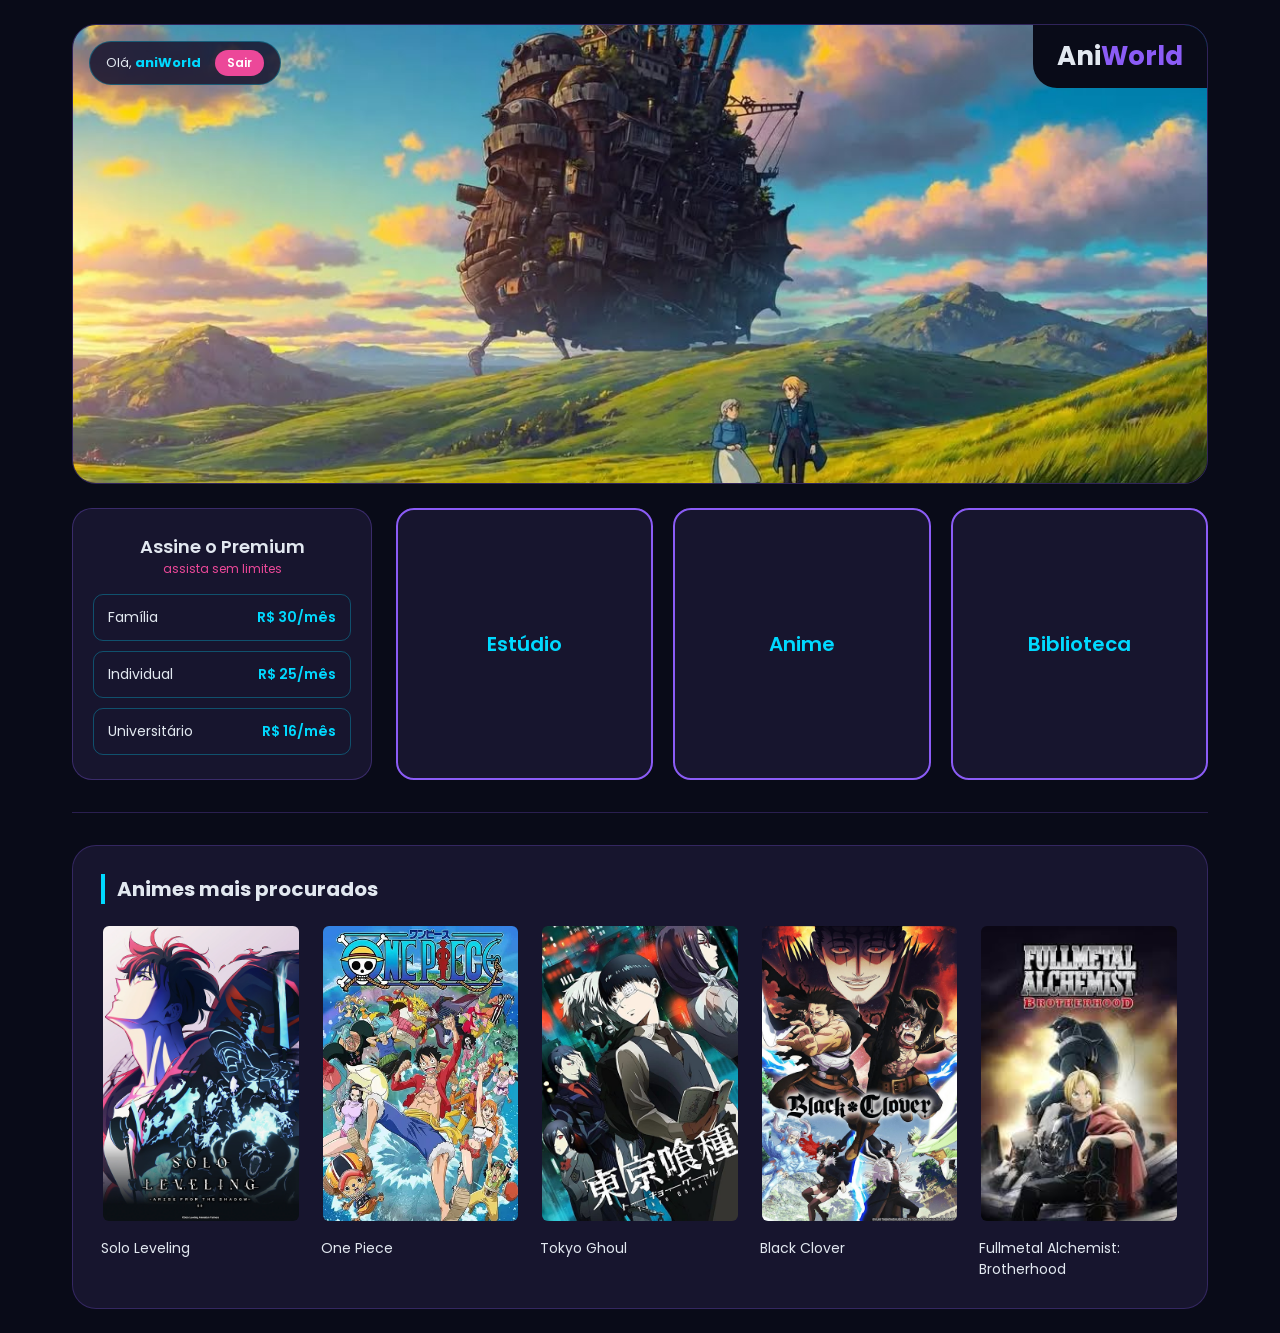
<file: Sistema animes/index.html>
<!doctype html>
<html lang="pt-BR">
  <head>
    <meta charset="UTF-8" />
    <meta name="viewport" content="width=device-width, initial-scale=1.0" />
    <title>AniWorld</title>
    <link rel="shortcut icon" href="favicon.ico" type="image/x-icon" />

    <link rel="preconnect" href="https://fonts.googleapis.com" />
    <link rel="preconnect" href="https://fonts.gstatic.com" crossorigin />
    <link
      href="https://fonts.googleapis.com/css2?family=Poppins:ital,wght@0,100;0,200;0,300;0,400;0,500;0,600;0,700;0,800;0,900;1,100;1,200;1,300;1,400;1,500;1,600;1,700;1,800;1,900&family=Titillium+Web:wght@900&display=swap"
      rel="stylesheet"
    />

    <link rel="stylesheet" href="css/global.css" />
    <link rel="stylesheet" href="css/pages/index.css" />
  </head>

  <body>
    <div class="container">
      <section class="hero-grid">
        <div class="hero-banner">
          <div class="user-bar">
            <span>Olá, <strong>aniWorld</strong></span>
            <a href="login.html" class="btn-sair">Sair</a>
          </div>

          <div class="brand-corner">
            <h1>Ani<span>World</span></h1>
          </div>
          <img src="assets/banner.jpeg" alt="castelo" class="banner-img" />
        </div>

        <aside class="premium-card">
          <div class="premium-header">
            <h2>Assine o Premium</h2>
            <p>assista sem limites</p>
          </div>

          <div class="plan-list">
            <a href="#" class="plan-item">
              <span class="plan-name">Família</span>
              <span class="plan-price">R$ 30/mês</span>
            </a>
            <a href="#" class="plan-item">
              <span class="plan-name">Individual</span>
              <span class="plan-price">R$ 25/mês</span>
            </a>
            <a href="#" class="plan-item">
              <span class="plan-name">Universitário</span>
              <span class="plan-price">R$ 16/mês</span>
            </a>
          </div>
        </aside>

        <div class="category-cards">
          <a href="cadastro_estudio.html" class="cat-card">Estúdio</a>
          <a href="cadastro_anime.html" class="cat-card">Anime</a>
          <a href="listagem_animes.html" class="cat-card">Biblioteca</a>
        </div>
      </section>

      <hr class="section-divider" />

      <section class="most-searched">
        <h2>Animes mais procurados</h2>

        <div class="anime-grid">
          <a href="listagem_animes.html" class="anime-card">
            <img src="assets/solo-leveling.png" alt="Solo Leveling" />
            <span>Solo Leveling</span>
          </a>

          <a href="listagem_animes.html" class="anime-card">
            <img src="assets/one-piece.png" alt="One Piece" />
            <span>One Piece</span>
          </a>

          <a href="listagem_animes.html" class="anime-card">
            <img src="assets/tokyo-ghoul.png" alt="Tokyo Ghoul" />
            <span>Tokyo Ghoul</span>
          </a>

          <a href="listagem_animes.html" class="anime-card">
            <img src="assets/black-clover.png" alt="Black Clover" />
            <span>Black Clover</span>
          </a>

          <a href="listagem_animes.html" class="anime-card">
            <img
              src="assets/fullmetal.png"
              alt="Fullmetal Alchemist: Brotherhood"
            />
            <span>Fullmetal Alchemist: Brotherhood</span>
          </a>
        </div>
      </section>
    </div>
  </body>
</html>
</file>
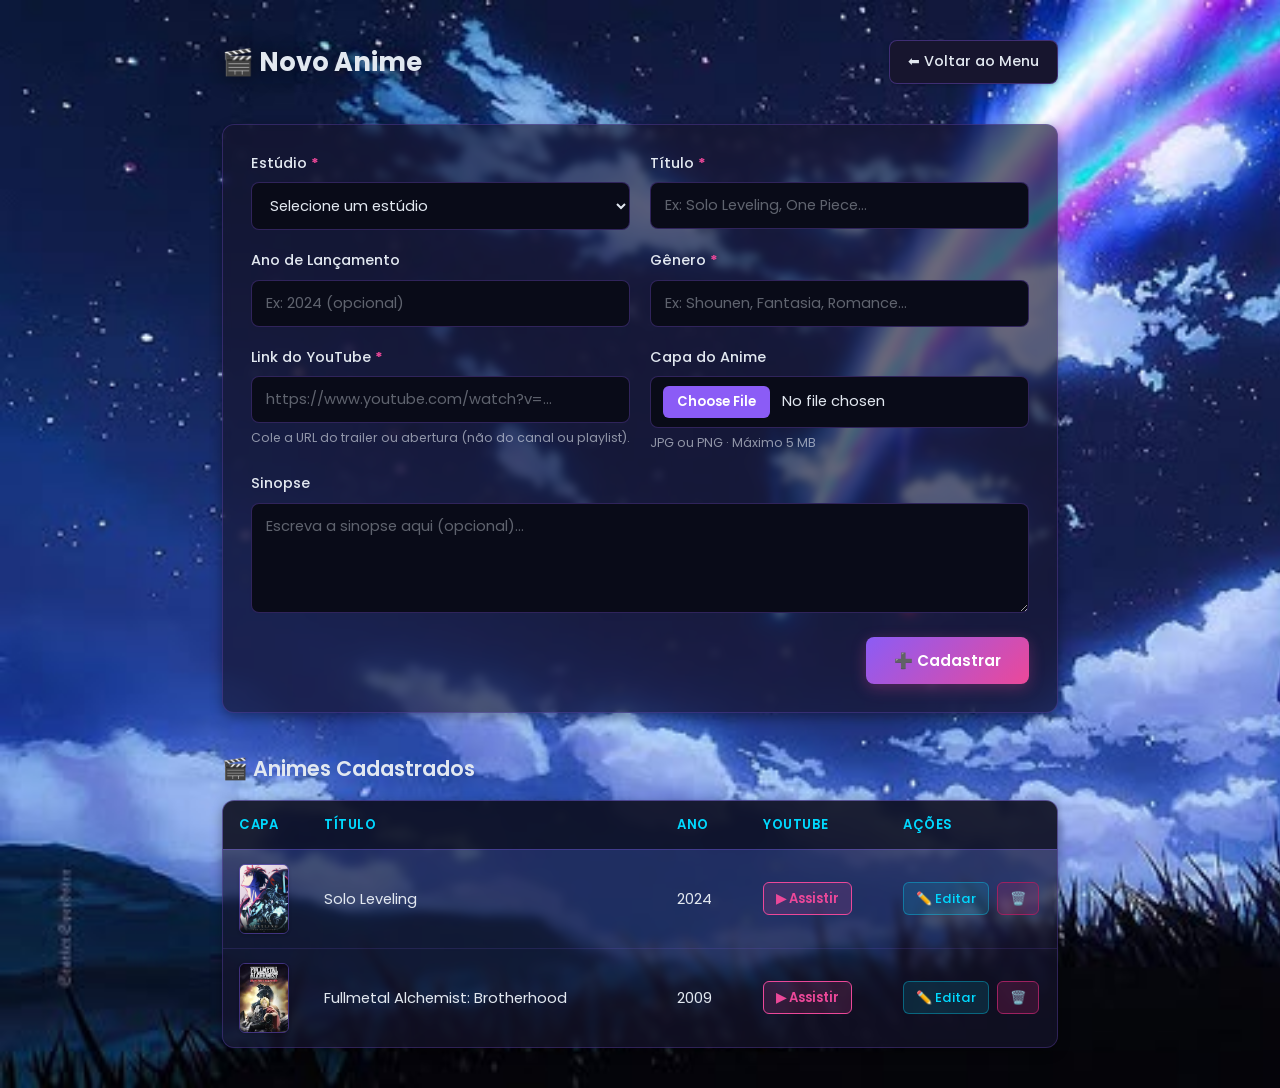
<file: Sistema animes/cadastro_anime.html>
<!doctype html>
<html lang="pt-BR">
  <head>
    <meta charset="UTF-8" />
    <meta name="viewport" content="width=device-width, initial-scale=1.0" />
    <title>Novo Anime — AniWorld</title>
    <link rel="shortcut icon" href="favicon.ico" type="image/x-icon" />

    <link rel="preconnect" href="https://fonts.googleapis.com" />
    <link rel="preconnect" href="https://fonts.gstatic.com" crossorigin />
    <link
      href="https://fonts.googleapis.com/css2?family=Poppins:wght@300;400;500;600;700;900&display=swap"
      rel="stylesheet"
    />

    <link rel="stylesheet" href="css/global.css" />
    <link rel="stylesheet" href="css/pages/cadastro_anime.css" />
  </head>

  <body>
    <div class="container">
      <div class="page-header-bar">
        <h2>🎬 Novo Anime</h2>
        <div class="header-actions">
          <a href="index.html" class="btn-back">⬅ Voltar ao Menu</a>
        </div>
      </div>

      <form method="post" action="" enctype="multipart/form-data">
        <input type="hidden" name="id" value="" />

        <div class="form-grid">
          <div class="form-group">
            <label for="estudio_id">Estúdio <span>*</span></label>
            <select name="estudio_id" id="estudio_id" required>
              <option value="">Selecione um estúdio</option>
              <option value="1">Studio Ghibli</option>
              <option value="2">A-1 Pictures</option>
              <option value="3">Studio Pierrot</option>
              <option value="4">Toei Animation</option>
              <option value="5">Bones</option>
              <option value="6">Trigger</option>
              <option value="7">Mappa</option>
            </select>
          </div>

          <div class="form-group">
            <label for="titulo">Título <span>*</span></label>
            <input
              type="text"
              id="titulo"
              name="titulo"
              required
              placeholder="Ex: Solo Leveling, One Piece…"
            />
          </div>

          <div class="form-group">
            <label for="ano_lancamento">Ano de Lançamento</label>
            <input
              type="number"
              id="ano_lancamento"
              name="ano_lancamento"
              min="1950"
              max="2030"
              placeholder="Ex: 2024 (opcional)"
            />
          </div>

          <div class="form-group">
            <label for="genero">Gênero <span>*</span></label>
            <input
              type="text"
              id="genero"
              name="genero"
              required
              placeholder="Ex: Shounen, Fantasia, Romance…"
            />
          </div>

          <div class="form-group">
            <label for="youtube_link">Link do YouTube <span>*</span></label>
            <input
              type="url"
              id="youtube_link"
              name="youtube_link"
              required
              placeholder="https://www.youtube.com/watch?v=…"
            />
            <small
              >Cole a URL do trailer ou abertura (não do canal ou
              playlist).</small
            >
          </div>

          <div class="form-group">
            <label for="imagem_capa">Capa do Anime</label>
            <input
              type="file"
              id="imagem_capa"
              name="imagem_capa"
              accept="image/*"
            />
            <small>JPG ou PNG · Máximo 5 MB</small>
          </div>

          <div class="form-group full">
            <label for="sinopse">Sinopse</label>
            <textarea
              id="sinopse"
              name="sinopse"
              placeholder="Escreva a sinopse aqui (opcional)…"
            ></textarea>
          </div>
        </div>

        <div class="form-actions">
          <button type="submit" class="btn-primary">➕ Cadastrar</button>
        </div>
      </form>

      <h3>🎬 Animes Cadastrados</h3>

      <div class="table-container">
        <table>
          <thead>
            <tr>
              <th class="col-capa">Capa</th>
              <th>Título</th>
              <th>Ano</th>
              <th class="col-youtube">YouTube</th>
              <th class="col-acoes">Ações</th>
            </tr>
          </thead>
          <tbody>
            <tr>
              <td>
                <img
                  src="assets/solo-leveling.png"
                  alt="Capa"
                  class="table-thumbnail"
                />
              </td>
              <td>Solo Leveling</td>
              <td>2024</td>
              <td>
                <a
                  href="https://www.youtube.com"
                  target="_blank"
                  rel="noopener noreferrer"
                  class="btn-youtube"
                  >▶ Assistir</a
                >
              </td>
              <td>
                <div class="action-buttons">
                  <a href="#" class="btn-edit">✏️ Editar</a>
                  <a href="#" class="btn-delete">🗑️</a>
                </div>
              </td>
            </tr>
            <tr>
              <td>
                <img
                  src="assets/fullmetal.png"
                  alt="Capa"
                  class="table-thumbnail"
                />
              </td>
              <td>Fullmetal Alchemist: Brotherhood</td>
              <td>2009</td>
              <td>
                <a
                  href="https://www.youtube.com"
                  target="_blank"
                  rel="noopener noreferrer"
                  class="btn-youtube"
                  >▶ Assistir</a
                >
              </td>
              <td>
                <div class="action-buttons">
                  <a href="#" class="btn-edit">✏️ Editar</a>
                  <a href="#" class="btn-delete">🗑️</a>
                </div>
              </td>
            </tr>
          </tbody>
        </table>
      </div>
    </div>
  </body>
</html>
</file>
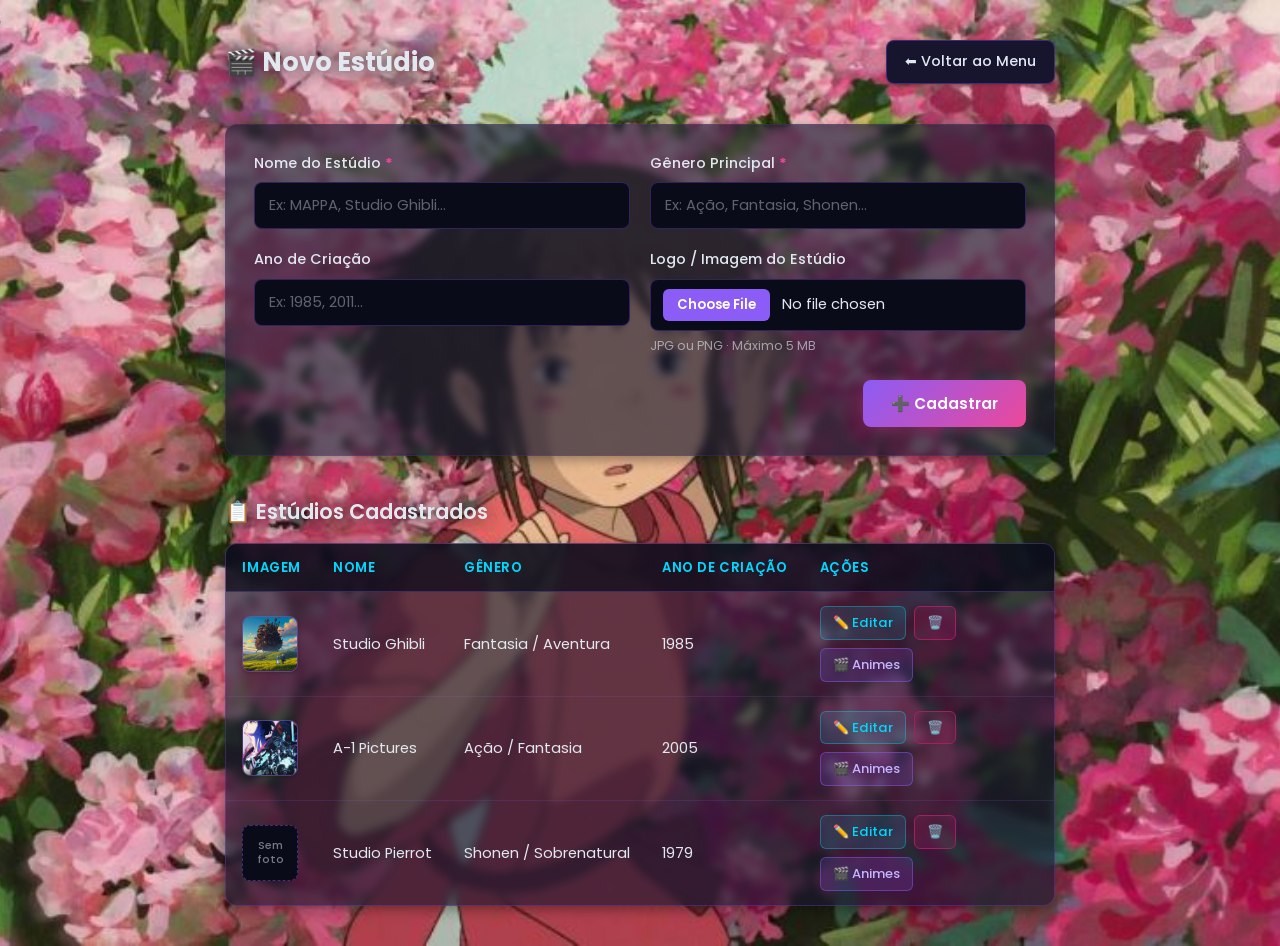
<file: Sistema animes/cadastro_estudio.html>
<!doctype html>
<html lang="pt-BR">
  <head>
    <meta charset="UTF-8" />
    <meta name="viewport" content="width=device-width, initial-scale=1.0" />
    <title>Novo Estúdio — AniWorld</title>
    <link rel="shortcut icon" href="favicon.ico" type="image/x-icon" />

    <link rel="preconnect" href="https://fonts.googleapis.com" />
    <link rel="preconnect" href="https://fonts.gstatic.com" crossorigin />
    <link
      href="https://fonts.googleapis.com/css2?family=Poppins:wght@300;400;500;600;700;900&display=swap"
      rel="stylesheet"
    />

    <link rel="stylesheet" href="css/global.css" />
    <link rel="stylesheet" href="css/pages/cadastro_estudio.css" />
  </head>

  <body>
    <div class="container">
      <div class="page-header-bar">
        <h2>🎬 Novo Estúdio</h2>
        <div class="header-actions">
          <a href="index.html" class="btn-back">⬅ Voltar ao Menu</a>
        </div>
      </div>

      <form method="post" action="" enctype="multipart/form-data">
        <input type="hidden" name="id" value="" />

        <div class="form-grid">
          <div class="form-group">
            <label for="nome">Nome do Estúdio <span>*</span></label>
            <input
              type="text"
              id="nome"
              name="nome"
              required
              placeholder="Ex: MAPPA, Studio Ghibli…"
            />
          </div>

          <div class="form-group">
            <label for="genero">Gênero Principal <span>*</span></label>
            <input
              type="text"
              id="genero"
              name="genero"
              required
              placeholder="Ex: Ação, Fantasia, Shonen…"
            />
          </div>

          <div class="form-group">
            <label for="ano_criacao">Ano de Criação</label>
            <input
              type="number"
              id="ano_criacao"
              name="ano_criacao"
              min="1900"
              max="2026"
              placeholder="Ex: 1985, 2011…"
            />
          </div>

          <div class="form-group">
            <label for="imagem">Logo / Imagem do Estúdio</label>
            <input type="file" id="imagem" name="imagem" accept="image/*" />
            <small>JPG ou PNG · Máximo 5 MB</small>
          </div>
        </div>

        <div class="form-actions">
          <button type="submit" class="btn-primary">➕ Cadastrar</button>
        </div>
      </form>

      <h3>📋 Estúdios Cadastrados</h3>

      <div class="table-container">
        <table>
          <thead>
            <tr>
              <th class="col-foto">Imagem</th>
              <th>Nome</th>
              <th>Gênero</th>
              <th>Ano de Criação</th>
              <th class="col-acoes">Ações</th>
            </tr>
          </thead>
          <tbody>
            <tr>
              <td>
                <img
                  src="assets/banner.jpeg"
                  alt="Studio Ghibli"
                  class="table-thumbnail"
                />
              </td>
              <td>Studio Ghibli</td>
              <td>Fantasia / Aventura</td>
              <td>1985</td>
              <td>
                <div class="action-buttons">
                  <a href="#" class="btn-edit">✏️ Editar</a>
                  <a href="#" class="btn-delete">🗑️</a>
                  <a href="cadastro_anime.html" class="btn-anime">🎬 Animes</a>
                </div>
              </td>
            </tr>
            <tr>
              <td>
                <img
                  src="assets/solo-leveling.png"
                  alt="A-1 Pictures"
                  class="table-thumbnail"
                />
              </td>
              <td>A-1 Pictures</td>
              <td>Ação / Fantasia</td>
              <td>2005</td>
              <td>
                <div class="action-buttons">
                  <a href="#" class="btn-edit">✏️ Editar</a>
                  <a href="#" class="btn-delete">🗑️</a>
                  <a href="cadastro_anime.html" class="btn-anime">🎬 Animes</a>
                </div>
              </td>
            </tr>
            <tr>
              <td>
                <div class="no-image">Sem<br />foto</div>
              </td>
              <td>Studio Pierrot</td>
              <td>Shonen / Sobrenatural</td>
              <td>1979</td>
              <td>
                <div class="action-buttons">
                  <a href="#" class="btn-edit">✏️ Editar</a>
                  <a href="#" class="btn-delete">🗑️</a>
                  <a href="cadastro_anime.html" class="btn-anime">🎬 Animes</a>
                </div>
              </td>
            </tr>
          </tbody>
        </table>
      </div>
    </div>
  </body>
</html>
</file>
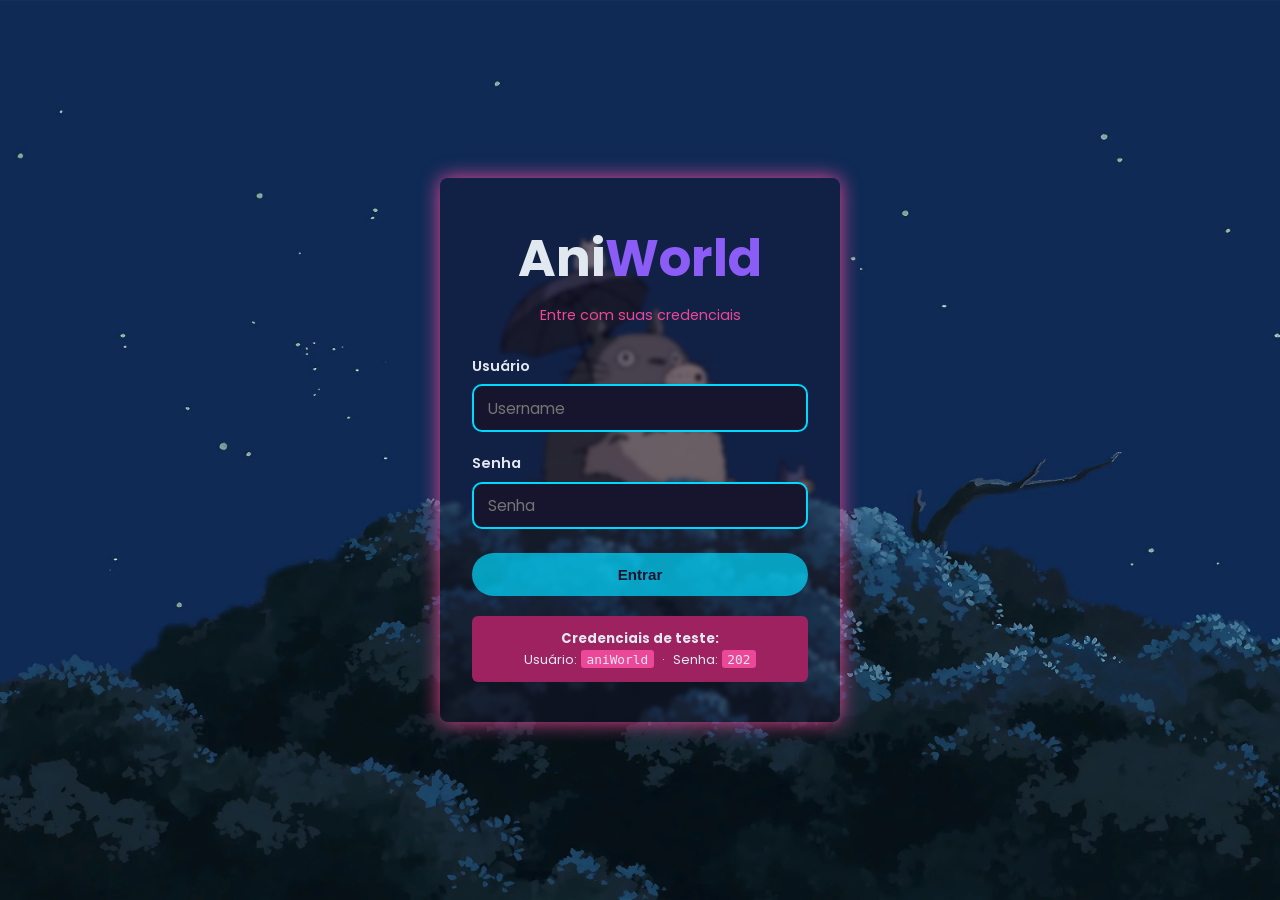
<file: Sistema animes/login.html>
<!doctype html>
<html lang="pt-br">
  <head>
    <meta charset="UTF-8" />
    <meta name="viewport" content="width=device-width, initial-scale=1.0" />
    <title>Login — AniWorld</title>

    <link rel="preconnect" href="https://fonts.googleapis.com" />
    <link rel="preconnect" href="https://fonts.gstatic.com" crossorigin />
    <link
      href="https://fonts.googleapis.com/css2?family=Poppins:ital,wght@0,100;0,200;0,300;0,400;0,500;0,600;0,700;0,800;0,900;1,100;1,200;1,300;1,400;1,500;1,600;1,700;1,800;1,900&family=Titillium+Web:wght@900&display=swap"
      rel="stylesheet"
    />

    <link rel="stylesheet" href="css/global.css" />
    <link rel="stylesheet" href="css/pages/login.css" />
  </head>

  <body class="login-page">
    <div class="login-card">
      <div class="login-header">
        <h1>Ani<span>World</span></h1>
        <p>Entre com suas credenciais</p>
      </div>

      <form method="post" action="#">
        <div class="form-group">
          <label for="usuario">Usuário</label>
          <input
            type="text"
            id="usuario"
            name="usuario"
            required
            autocomplete="username"
            placeholder="Username"
          />
        </div>

        <div class="form-group">
          <label for="senha">Senha</label>
          <input
            type="password"
            id="senha"
            name="senha"
            required
            autocomplete="current-password"
            placeholder="Senha"
          />
        </div>

        <button type="submit" class="btn-primary">Entrar</button>
      </form>

      <div class="login-hint">
        <strong>Credenciais de teste:</strong><br />
        Usuário: <code>aniWorld</code> &nbsp;·&nbsp; Senha: <code>202</code>
      </div>
    </div>
  </body>
</html>
</file>
<file: Sistema animes/css/global.css>
/* variaveis */
:root {
  --preto: #090b18;
  --roxo-escuro: #17152e;
  --roxo-neon: #8b5cf6;
  --azul-eletrico: #00d9ff;
  --rosa-neon: #ec4899;
  --rosa-escuro: #9e2160;
  --branco: #e2e8f0;
  --shadow-sm: 0 1px 3px rgba(0, 0, 0, 0.2);
  --shadow-md: 0 4px 12px rgba(0, 0, 0, 0.35);

  --font: "Poppins", sans-serif;
}

/* global */
* {
  margin: 0;
  padding: 0;
  box-sizing: border-box;
}

body {
  font-family: var(--font);
  background-color: var(--preto);
  color: var(--branco);
  line-height: 1.5;
}

.container {
  max-width: 1200px;
  margin: 0 auto;
  padding: 24px 32px;
}
</file>
<file: Sistema animes/css/pages/index.css>
/* banner e topo */
.hero-grid {
  display: flex;
  flex-wrap: wrap;
  gap: 24px;
}

.hero-banner {
  position: relative;
  width: 100%;
  aspect-ratio: 16 / 7;
  max-height: 460px;
  border-radius: 24px;
  overflow: hidden;
  border: 1px solid rgba(139, 92, 246, 0.3);
}

.banner-img {
  width: 100%;
  height: 100%;
  object-fit: cover;
  object-position: center 45%;
  display: block;
}

.user-bar {
  position: absolute;
  top: 16px;
  left: 16px;
  background-color: rgba(23, 21, 46, 0.85);
  padding: 8px 16px;
  border-radius: 30px;
  display: flex;
  align-items: center;
  gap: 14px;
  border: 1px solid rgba(0, 217, 255, 0.3);
  font-size: 13px;
}

.user-bar strong {
  color: var(--azul-eletrico);
}

.btn-sair {
  background-color: var(--rosa-neon);
  color: #fff;
  text-decoration: none;
  padding: 4px 12px;
  border-radius: 20px;
  font-weight: 600;
  font-size: 12px;
}

.btn-sair:hover {
  background-color: var(--rosa-escuro);
}

.brand-corner {
  position: absolute;
  top: 0;
  right: 0;
  background-color: var(--preto);
  padding: 12px 24px;
  border-bottom-left-radius: 24px;
}

.brand-corner h1 {
  font-size: 26px;
  color: var(--branco);
}

.brand-corner h1 span {
  color: var(--roxo-neon);
}

/* card premium e categorias */
.premium-card {
  background-color: var(--roxo-escuro);
  border: 1px solid rgba(139, 92, 246, 0.3);
  border-radius: 20px;
  padding: 24px 20px;
  width: 300px;
}

.premium-header {
  text-align: center;
  margin-bottom: 16px;
}

.premium-header h2 {
  font-size: 18px;
  font-weight: 600;
  color: var(--branco);
}

.premium-header p {
  font-size: 12px;
  color: var(--rosa-neon);
}

.plan-list {
  display: flex;
  flex-direction: column;
  gap: 10px;
}

.plan-item {
  display: flex;
  justify-content: space-between;
  padding: 12px 14px;
  border: 1px solid rgba(0, 217, 255, 0.3);
  border-radius: 10px;
  text-decoration: none;
  color: var(--branco);
  font-size: 14px;
}

.plan-price {
  color: var(--azul-eletrico);
  font-weight: 600;
}

.plan-item:hover {
  border-color: var(--rosa-neon);
  background-color: rgba(236, 72, 153, 0.12);
}

.category-cards {
  display: flex;
  gap: 20px;
  flex: 1;
}

.cat-card {
  flex: 1;
  background-color: var(--roxo-escuro);
  border: 2px solid var(--roxo-neon);
  border-radius: 18px;
  display: flex;
  align-items: center;
  justify-content: center;
  text-decoration: none;
  color: var(--azul-eletrico);
  font-size: 20px;
  font-weight: 600;
  transition: 0.2s;
}

.cat-card:hover {
  background-color: var(--rosa-neon);
  border-color: var(--rosa-escuro);
  color: #fff;
  transform: translateY(-2px);
}

.section-divider {
  border: none;
  border-top: 1px solid rgba(139, 92, 246, 0.25);
  margin: 32px 0;
}

/* mais procurados */
.most-searched {
  background-color: var(--roxo-escuro);
  border: 1px solid rgba(139, 92, 246, 0.25);
  border-radius: 24px;
  padding: 28px;
}

.most-searched h2 {
  font-size: 20px;
  margin-bottom: 20px;
  color: var(--branco);
  border-left: 4px solid var(--azul-eletrico);
  padding-left: 12px;
}

.anime-grid {
  display: flex;
  flex-wrap: wrap;
  gap: 20px;
}

.anime-card {
  flex: 1 1 180px;
  text-decoration: none;
  color: var(--branco);
}

.anime-card img {
  width: 100%;
  aspect-ratio: 2 / 3;
  object-fit: cover;
  border-radius: 8px;
  margin-bottom: 8px;
  border: 2px solid transparent;
  transition: 0.2s;
}

.anime-card:hover img {
  border-color: var(--rosa-neon);
}

.anime-card span {
  font-size: 14px;
  display: block;
}

/* responsividade */
@media (max-width: 900px) {
  .hero-banner {
    aspect-ratio: 16 / 9;
  }

  .premium-card {
    width: 100%;
  }

  .category-cards {
    width: 100%;
  }

  .cat-card {
    padding: 36px 16px;
  }
}

@media (max-width: 600px) {
  .container {
    padding: 16px;
  }

  .brand-corner {
    padding: 8px 16px;
  }

  .brand-corner h1 {
    font-size: 18px;
  }

  .user-bar {
    padding: 6px 12px;
    font-size: 12px;
  }

  .category-cards {
    flex-direction: column;
  }

  .cat-card {
    padding: 24px;
    font-size: 18px;
  }

  .most-searched {
    padding: 20px;
  }

  .anime-card {
    flex: 1 1 calc(50% - 10px);
  }
}
</file>
<file: Sistema animes/css/pages/cadastro_anime.css>
/* =========================================
   CABEÇALHO DA PÁGINA
   ========================================= */
.page-header-bar {
  display: flex;
  justify-content: space-between;
  align-items: center;
  margin-bottom: 24px;
  padding-bottom: 16px;
  border-bottom: none;
  flex-wrap: wrap;
  gap: 16px;
}

.page-header-bar h2 {
  font-size: 1.6rem;
  font-weight: 700;
  color: var(--branco);
  text-shadow: 0px 0px 20px var(--preto);
}

.btn-back {
  display: inline-flex;
  align-items: center;
  gap: 8px;
  text-decoration: none;
  background-color: var(--roxo-escuro);
  color: var(--branco);
  padding: 10px 18px;
  border-radius: 8px;
  font-size: 0.9rem;
  font-weight: 500;
  border: 1px solid rgba(139, 92, 246, 0.35);
  box-shadow: var(--shadow-sm);
  transition: all 0.25s ease;
}

.btn-back:hover {
  border-color: var(--azul-eletrico);
  color: var(--azul-eletrico);
  box-shadow: 0 0 12px rgba(0, 217, 255, 0.25);
  transform: translateY(-1px);
}

/* Backgound */
body {
  display: flex;
  justify-content: center;
  align-items: center;
  min-height: 100vh;
  padding: 1rem;

  background-color: var(--preto);
  background-image: url("../../assets/animeBG.jpg");
  background-size: cover;
  background-position-y: bottom;
  background-repeat: no-repeat;
}

/* =========================================
   FORMULÁRIO DE CADASTRO
   ========================================= */
form {
  background-color: #17152ea1;
  backdrop-filter: blur(4px);
  -webkit-backdrop-filter: blur(4px);

  padding: 28px;
  border-radius: 12px;
  border: 1px solid rgba(139, 92, 246, 0.25);
  box-shadow: var(--shadow-md);
  margin-bottom: 40px;
}

.form-grid {
  display: grid;
  grid-template-columns: repeat(2, 1fr);
  gap: 20px;
}

.form-group {
  display: flex;
  flex-direction: column;
}

/* Sinopse ocupa as duas colunas */
.form-group.full {
  grid-column: 1 / -1;
}

.form-group label {
  font-size: 0.9rem;
  font-weight: 500;
  margin-bottom: 8px;
  color: var(--branco);
}

.form-group label span {
  color: var(--rosa-neon);
  font-weight: 700;
}

.form-group input,
.form-group select,
.form-group textarea {
  background-color: var(--preto);
  border: 1px solid rgba(139, 92, 246, 0.3);
  color: var(--branco);
  padding: 12px 14px;
  border-radius: 8px;
  font-family: var(--font);
  font-size: 0.92rem;
  outline: none;
  transition: all 0.2s ease;
}

.form-group input::placeholder,
.form-group textarea::placeholder {
  color: rgba(226, 232, 240, 0.4);
}

/* Brilho neon ao clicar/focar no campo */
.form-group input:focus,
.form-group select:focus,
.form-group textarea:focus {
  border-color: var(--azul-eletrico);
  box-shadow: 0 0 10px rgba(0, 217, 255, 0.2);
}

.form-group textarea {
  min-height: 110px;
  resize: vertical;
}

.form-group small {
  font-size: 0.78rem;
  color: rgba(226, 232, 240, 0.6);
  margin-top: 6px;
}

/* Botão de upload de arquivo */
input[type="file"] {
  padding: 9px 12px;
  cursor: pointer;
}

input[type="file"]::file-selector-button {
  background-color: var(--roxo-neon);
  color: #fff;
  border: none;
  padding: 6px 14px;
  border-radius: 6px;
  font-family: var(--font);
  font-size: 0.82rem;
  font-weight: 600;
  cursor: pointer;
  margin-right: 12px;
  transition: background-color 0.2s ease;
}

input[type="file"]::file-selector-button:hover {
  background-color: var(--rosa-neon);
}

/* Botão Cadastrar */
.form-actions {
  margin-top: 24px;
  display: flex;
  justify-content: flex-end;
}

.btn-primary {
  background: linear-gradient(135deg, var(--roxo-neon), var(--rosa-neon));
  color: #fff;
  border: none;
  padding: 12px 28px;
  border-radius: 8px;
  font-family: var(--font);
  font-size: 0.95rem;
  font-weight: 600;
  cursor: pointer;
  box-shadow: 0 4px 15px rgba(236, 72, 153, 0.3);
  transition: all 0.25s ease;
}

.btn-primary:hover {
  transform: translateY(-2px);
  box-shadow: 0 6px 20px rgba(139, 92, 246, 0.5);
  filter: brightness(1.08);
}

/* =========================================
   TABELA DE ANIMES CADASTRADOS
   ========================================= */
h3 {
  font-size: 1.3rem;
  font-weight: 600;
  margin-bottom: 16px;
  color: var(--branco);
}

.table-container {
  background-color: #17152ea1;
  backdrop-filter: blur(4px);
  -webkit-backdrop-filter: blur(4px);
  
  border-radius: 12px;
  border: 1px solid rgba(139, 92, 246, 0.25);
  box-shadow: var(--shadow-md);
  overflow-x: auto;
}

table {
  width: 100%;
  border-collapse: collapse;
  text-align: left;
}

thead {
  background-color: rgba(9, 11, 24, 0.7);
}

th {
  padding: 14px 16px;
  font-size: 0.82rem;
  font-weight: 600;
  text-transform: uppercase;
  letter-spacing: 0.6px;
  color: var(--azul-eletrico);
  border-bottom: 1px solid rgba(139, 92, 246, 0.3);
}

td {
  padding: 14px 16px;
  border-bottom: 1px solid rgba(139, 92, 246, 0.15);
  vertical-align: middle;
  font-size: 0.92rem;
}

tbody tr {
  transition: background-color 0.2s ease;
}

tbody tr:hover {
  background-color: rgba(139, 92, 246, 0.08);
}

tbody tr:last-child td {
  border-bottom: none;
}

/* Largura das colunas e miniatura da capa */
.col-capa { width: 85px; }
.col-youtube { width: 140px; }
.col-acoes { width: 170px; }

.table-thumbnail {
  width: 50px;
  height: 70px;
  object-fit: cover;
  border-radius: 6px;
  display: block;
  border: 1px solid rgba(139, 92, 246, 0.4);
  box-shadow: var(--shadow-sm);
}

/* Botões da Tabela */
.btn-youtube {
  display: inline-flex;
  align-items: center;
  gap: 6px;
  text-decoration: none;
  background-color: rgba(236, 72, 153, 0.15);
  color: var(--rosa-neon);
  border: 1px solid var(--rosa-neon);
  padding: 6px 12px;
  border-radius: 6px;
  font-size: 0.82rem;
  font-weight: 600;
  transition: all 0.2s ease;
}

.btn-youtube:hover {
  background-color: var(--rosa-neon);
  color: #fff;
  box-shadow: 0 0 12px rgba(236, 72, 153, 0.4);
}

.action-buttons {
  display: flex;
  gap: 8px;
  align-items: center;
}

.btn-edit,
.btn-delete {
  text-decoration: none;
  padding: 6px 12px;
  border-radius: 6px;
  font-size: 0.82rem;
  font-weight: 500;
  transition: all 0.2s ease;
}

.btn-edit {
  background-color: rgba(0, 217, 255, 0.12);
  color: var(--azul-eletrico);
  border: 1px solid rgba(0, 217, 255, 0.35);
}

.btn-edit:hover {
  background-color: var(--azul-eletrico);
  color: var(--preto);
  font-weight: 600;
}

.btn-delete {
  background-color: rgba(158, 33, 96, 0.25);
  color: #ff6b9d;
  border: 1px solid var(--rosa-escuro);
}

.btn-delete:hover {
  background-color: var(--rosa-escuro);
  color: #fff;
}

/* =========================================
   RESPONSIVIDADE
   ========================================= */
@media (max-width: 768px) {
  .container {
    padding: 16px;
  }

  .form-grid {
    grid-template-columns: 1fr;
  }

  .form-actions .btn-primary {
    width: 100%;
  }
}
</file>
<file: Sistema animes/css/pages/cadastro_estudio.css>
/* =========================================
   CABEÇALHO DA PÁGINA
   ========================================= */
.page-header-bar {
  display: flex;
  justify-content: space-between;
  align-items: center;
  margin-bottom: 24px;
  padding-bottom: 16px;
  border-bottom: none;
  flex-wrap: wrap;
  gap: 16px;
}

.page-header-bar h2 {
  font-size: 1.6rem;
  font-weight: 700;
  color: var(--branco);
  text-shadow: 0px 0px 20px var(--preto);
}

.btn-back {
  display: inline-flex;
  align-items: center;
  gap: 8px;
  text-decoration: none;
  background-color: var(--roxo-escuro);
  color: var(--branco);
  padding: 10px 18px;
  border-radius: 8px;
  font-size: 0.9rem;
  font-weight: 500;
  border: 1px solid rgba(139, 92, 246, 0.35);
  box-shadow: var(--shadow-sm);
  transition: all 0.25s ease;
}

.btn-back:hover {
  border-color: var(--rosa-neon);
  color: var(--azul-eletrico);
  box-shadow: 0 0 12px rgba(0, 217, 255, 0.25);
  transform: translateY(-1px);
}

/* Backgound */
body {
  display: flex;
  justify-content: center;
  align-items: center;
  min-height: 100vh;
  padding: 1rem;

  background-color: var(--preto);
  background-image: url("../../assets/studiosBG.jpg");
  background-size: cover;
  background-position: center;
  background-repeat: no-repeat;
}

/* =========================================
   FORMULÁRIO DE CADASTRO
   ========================================= */
form {
  background-color: #17152ea1;
  backdrop-filter: blur(4px);
  -webkit-backdrop-filter: blur(4px);

  padding: 28px;
  border-radius: 12px;
  border: 1px solid rgba(138, 92, 246, 0.132);
  box-shadow: var(--shadow-md);
  margin-bottom: 40px;
}

.form-grid {
  display: grid;
  grid-template-columns: repeat(2, 1fr);
  gap: 20px;
}

.form-group {
  display: flex;
  flex-direction: column;
}

.form-group label {
  font-size: 0.9rem;
  font-weight: 500;
  margin-bottom: 8px;
  color: var(--branco);
}

.form-group label span {
  color: var(--rosa-neon);
  font-weight: 700;
}

.form-group input {
  background-color: var(--preto);
  border: 1px solid rgba(139, 92, 246, 0.3);
  color: var(--branco);
  padding: 12px 14px;
  border-radius: 8px;
  font-family: var(--font);
  font-size: 0.92rem;
  outline: none;
  transition: all 0.2s ease;
}

.form-group input::placeholder {
  color: rgba(226, 232, 240, 0.4);
}

.form-group input:focus {
  border-color: var(--azul-eletrico);
  box-shadow: 0 0 10px rgba(0, 217, 255, 0.2);
}

.form-group small {
  font-size: 0.78rem;
  color: rgba(226, 232, 240, 0.6);
  margin-top: 6px;
}

/* Botão de upload de logo */
input[type="file"] {
  padding: 9px 12px;
  cursor: pointer;
}

input[type="file"]::file-selector-button {
  background-color: var(--roxo-neon);
  color: #fff;
  border: none;
  padding: 6px 14px;
  border-radius: 6px;
  font-family: var(--font);
  font-size: 0.82rem;
  font-weight: 600;
  cursor: pointer;
  margin-right: 12px;
  transition: background-color 0.2s ease;
}

input[type="file"]::file-selector-button:hover {
  background-color: var(--rosa-neon);
}

/* Botão Cadastrar */
.form-actions {
  margin-top: 24px;
  display: flex;
  justify-content: flex-end;
}

.btn-primary {
  background: linear-gradient(135deg, var(--roxo-neon), var(--rosa-neon));
  color: #fff;
  border: none;
  padding: 12px 28px;
  border-radius: 8px;
  font-family: var(--font);
  font-size: 0.95rem;
  font-weight: 600;
  cursor: pointer;
  box-shadow: 0 4px 15px rgba(236, 72, 153, 0.3);
  transition: all 0.25s ease;
}

.btn-primary:hover {
  transform: translateY(-2px);
  box-shadow: 0 6px 20px rgba(139, 92, 246, 0.5);
  filter: brightness(1.08);
}

/* =========================================
   TABELA DE ESTÚDIOS CADASTRADOS
   ========================================= */
h3 {
  font-size: 1.3rem;
  font-weight: 600;
  margin-bottom: 16px;
  color: var(--branco);
  text-shadow: 0px 0px 20px var(--preto);
}

.table-container {
  background-color: #17152ea1;
  backdrop-filter: blur(4px);
  -webkit-backdrop-filter: blur(4px);

  border-radius: 12px;
  border: 1px solid rgba(139, 92, 246, 0.25);
  box-shadow: var(--shadow-md);
  overflow-x: auto;
}

table {
  width: 100%;
  border-collapse: collapse;
  text-align: left;
}

thead {
  background-color: rgba(9, 11, 24, 0.7);
}

th {
  padding: 14px 16px;
  font-size: 0.82rem;
  font-weight: 600;
  text-transform: uppercase;
  letter-spacing: 0.6px;
  color: var(--azul-eletrico);
  border-bottom: 1px solid rgba(139, 92, 246, 0.3);
}

td {
  padding: 14px 16px;
  border-bottom: 1px solid rgba(139, 92, 246, 0.15);
  vertical-align: middle;
  font-size: 0.92rem;
}

tbody tr {
  transition: background-color 0.2s ease;
}

tbody tr:hover {
  background-color: rgba(139, 92, 246, 0.08);
}

tbody tr:last-child td {
  border-bottom: none;
}

/* Colunas, Logos e Placeholder "Sem foto" */
.col-foto { width: 90px; }
.col-acoes { width: 250px; }

.table-thumbnail {
  width: 56px;
  height: 56px;
  object-fit: cover;
  border-radius: 8px;
  display: block;
  border: 1px solid rgba(139, 92, 246, 0.4);
  box-shadow: var(--shadow-sm);
}

.no-image {
  width: 56px;
  height: 56px;
  border-radius: 8px;
  background-color: var(--preto);
  border: 1px dashed rgba(139, 92, 246, 0.45);
  color: rgba(226, 232, 240, 0.5);
  font-size: 0.7rem;
  font-weight: 500;
  line-height: 1.2;
  display: flex;
  align-items: center;
  justify-content: center;
  text-align: center;
}

/* Botões de Ação */
.action-buttons {
  display: flex;
  gap: 8px;
  align-items: center;
  flex-wrap: wrap;
}

.btn-edit,
.btn-delete,
.btn-anime {
  text-decoration: none;
  padding: 6px 12px;
  border-radius: 6px;
  font-size: 0.82rem;
  font-weight: 500;
  transition: all 0.2s ease;
  white-space: nowrap;
}

.btn-edit {
  background-color: rgba(0, 217, 255, 0.12);
  color: var(--azul-eletrico);
  border: 1px solid rgba(0, 217, 255, 0.35);
}

.btn-edit:hover {
  background-color: var(--azul-eletrico);
  color: var(--preto);
  font-weight: 600;
}

.btn-delete {
  background-color: rgba(158, 33, 96, 0.25);
  color: #ff6b9d;
  border: 1px solid var(--rosa-escuro);
}

.btn-delete:hover {
  background-color: var(--rosa-escuro);
  color: #fff;
}

.btn-anime {
  background-color: rgba(139, 92, 246, 0.18);
  color: #c4b5fd;
  border: 1px solid rgba(139, 92, 246, 0.45);
}

.btn-anime:hover {
  background-color: var(--roxo-neon);
  color: #fff;
  box-shadow: 0 0 12px rgba(139, 92, 246, 0.45);
}

/* =========================================
   RESPONSIVIDADE
   ========================================= */
@media (max-width: 768px) {
  .container {
    padding: 16px;
  }

  .form-grid {
    grid-template-columns: 1fr;
  }

  .form-actions .btn-primary {
    width: 100%;
  }
}
</file>
<file: Sistema animes/css/pages/login.css>
body {
  margin: 0;
  padding: 0;
  background-color: var(--preto);
  color: var(--branco);
  line-height: 1.6;
  min-height: 100vh;
  font-family: var(--font);
}

span {
  color: var(--roxo-neon);
}

form {
  background: var(--roxo-escuro);
  padding: 2rem;
  border-radius: 8px;
  margin-bottom: 2rem;
}

.form-group {
  margin-bottom: 1.25rem;
  width: 100%;
  --font: "Poppins", sans-serif;
}

label {
  display: block;
  margin-bottom: 0.4rem;
  font-size: 0.9rem;
  font-weight: 600;
  color: var(--branco);
}

input[type="text"],
input[type="password"],
textarea,
select {
  width: 100%;
  padding: 0.65rem 0.85rem;
  border: solid 2.5px;
  border-radius: 10px;
  font-size: 0.95rem;
  font-family: var(--font);
  color: var(--azul-eletrico);
  background: var(--roxo-escuro);
  transition:
    border-color 0.2s,
    box-shadow 0.2s;
}

input:focus,
textarea:focus,
select:focus {
  outline: none;
  border-color: var(--rosa-neon);
  box-shadow: 0 0 0 3px rgba(219, 52, 144, 0.15);
}

.btn-primary {
  display: inline-flex;
  align-items: center;
  justify-content: center;
  gap: 0.35rem;
  border: none;
  font-weight: 900;
  cursor: pointer;
  text-decoration: none;
  white-space: nowrap;
  transition:
    background-color 0.2s,
    transform 0.15s,
    box-shadow 0.2s;
  line-height: 1.4;

  padding: 0.65rem 1.4rem;
  font-size: 0.95rem;
  background: rgba(0, 217, 255, 0.7);
  color: var(--roxo-escuro);

  border-radius: 30px;
}

.btn-primary:hover {
  background: var(--rosa-neon);
  transform: translateY(-1px);
  box-shadow: var(--shadow-sm);
}

.login-page {
  display: flex;
  justify-content: center;
  align-items: center;
  min-height: 100vh;
  padding: 1rem;

  background-color: var(--preto);
  background-image: url("../../assets/totoro-wallpaper.jpg");
  background-size: cover;
  background-position: center;
  background-repeat: no-repeat;
}

.login-card {
  background: rgba(23, 21, 46, 0.4);
  padding: 2.5rem 2rem;
  border-radius: 8px;
  width: 100%;
  max-width: 400px;
  box-shadow: 0px 0px 20px var(--rosa-neon);

  backdrop-filter: blur(2px);
  -webkit-backdrop-filter: blur(2px);
}

.login-card form {
  background: none;
  box-shadow: none;
  padding: 0;
  margin: 0;
}

.login-header {
  text-align: center;
  margin-bottom: 1.75rem;
}

.login-header h1 {
  font-size: 3.2rem;
  color: var(--branco);
  margin-bottom: 0.25rem;
}

.login-header p {
  color: var(--rosa-neon);
  font-size: 0.9rem;
}

.login-card .btn-primary {
  width: 100%;
  margin-top: 0.25rem;
}

.login-hint {
  margin-top: 1.25rem;
  padding: 0.75rem 1rem;
  background: var(--roxo-escuro);
  border-radius: 6px;
  text-align: center;
  font-size: 0.82rem;
  color: var(--branco);
  border: 1px solid 8px;
  background-color: var(--rosa-escuro);
}

.login-hint code {
  background: var(--rosa-neon);
  padding: 0.1rem 0.35rem;
  border-radius: 3px;
  font-size: 0.8rem;
}
</file>
